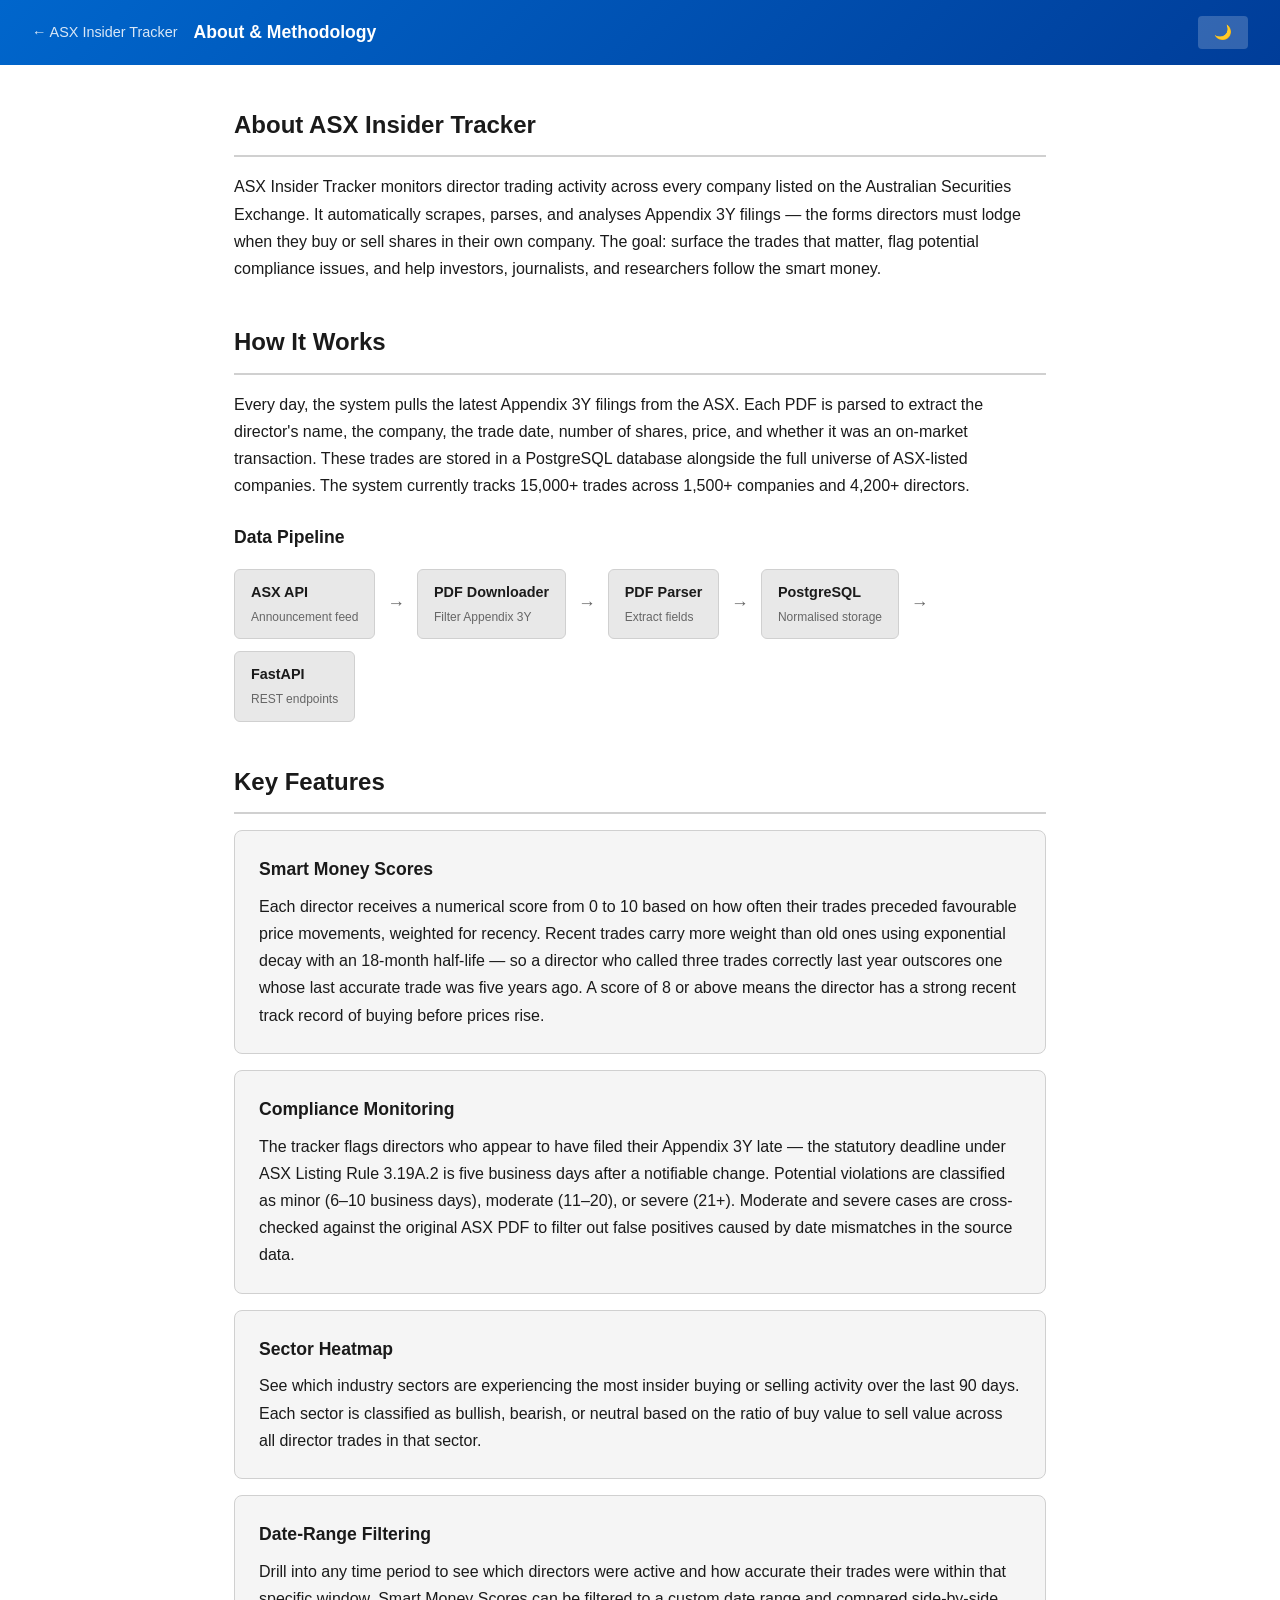
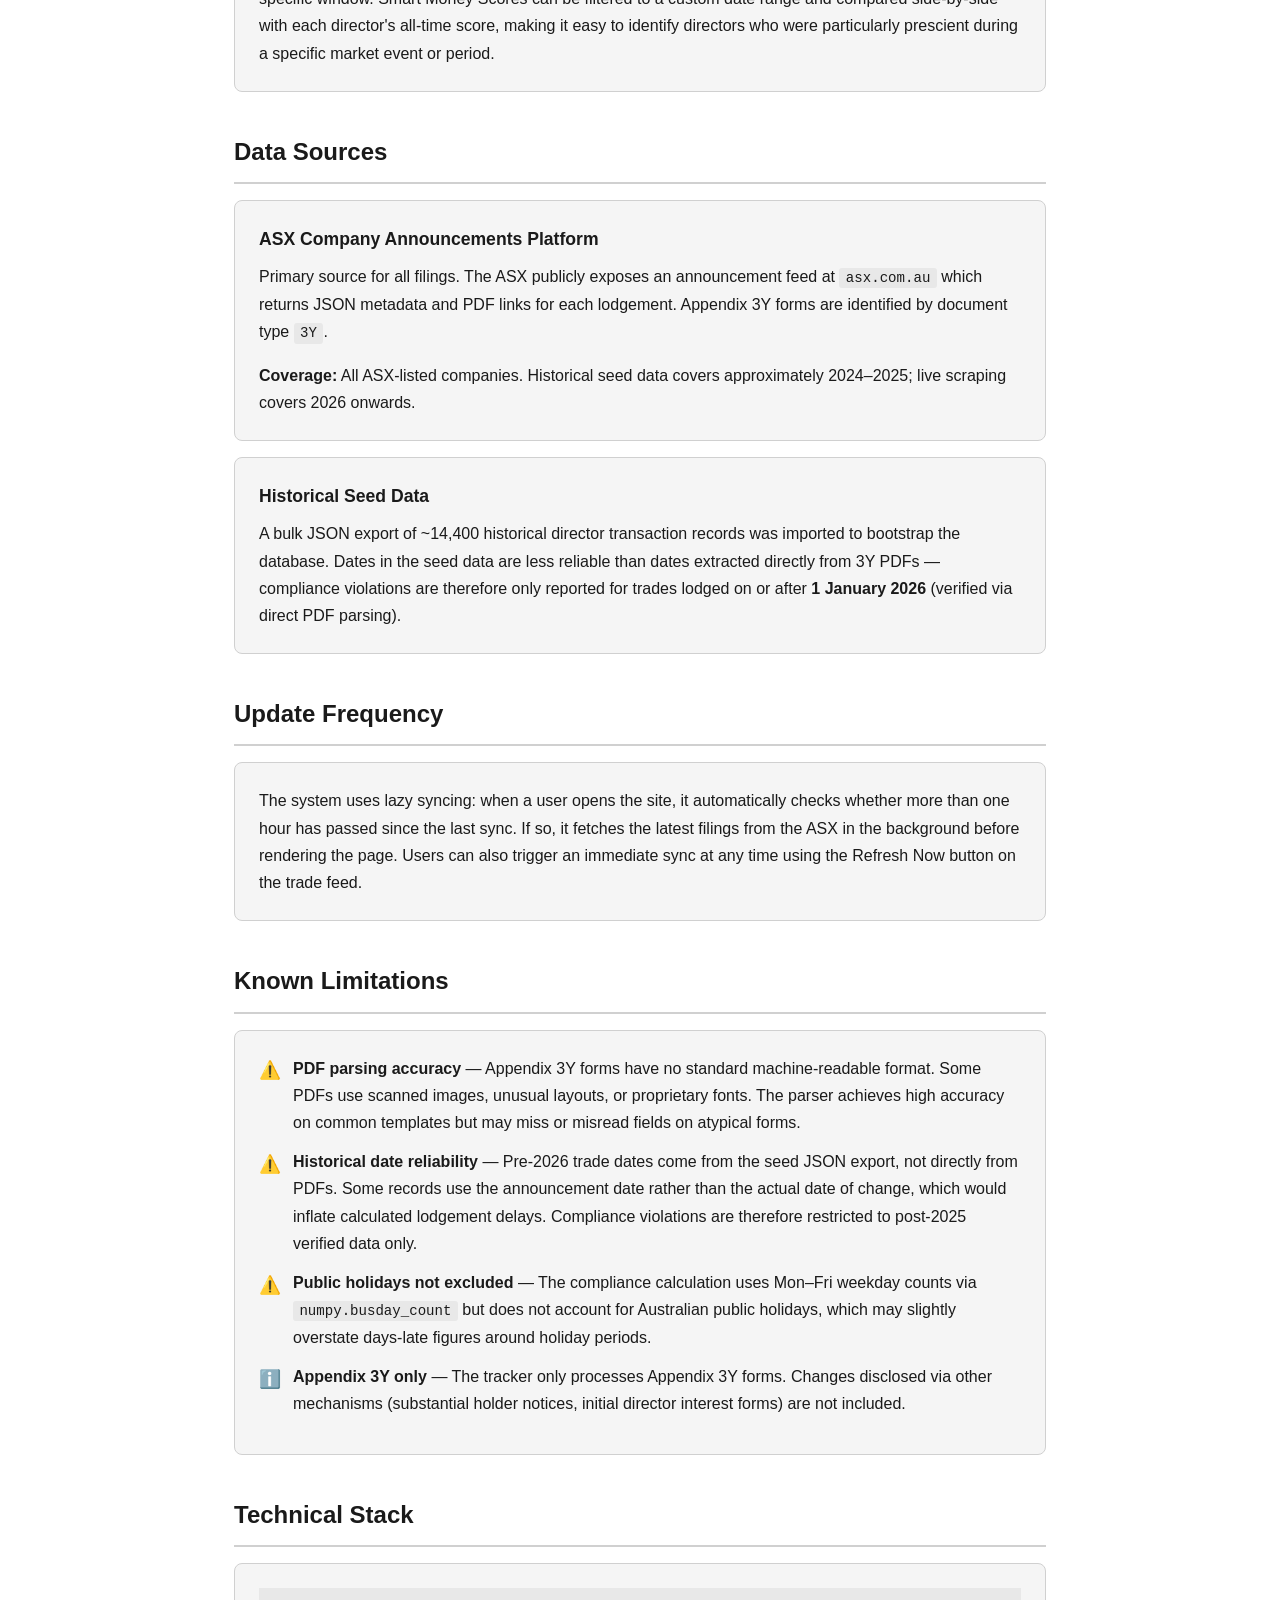
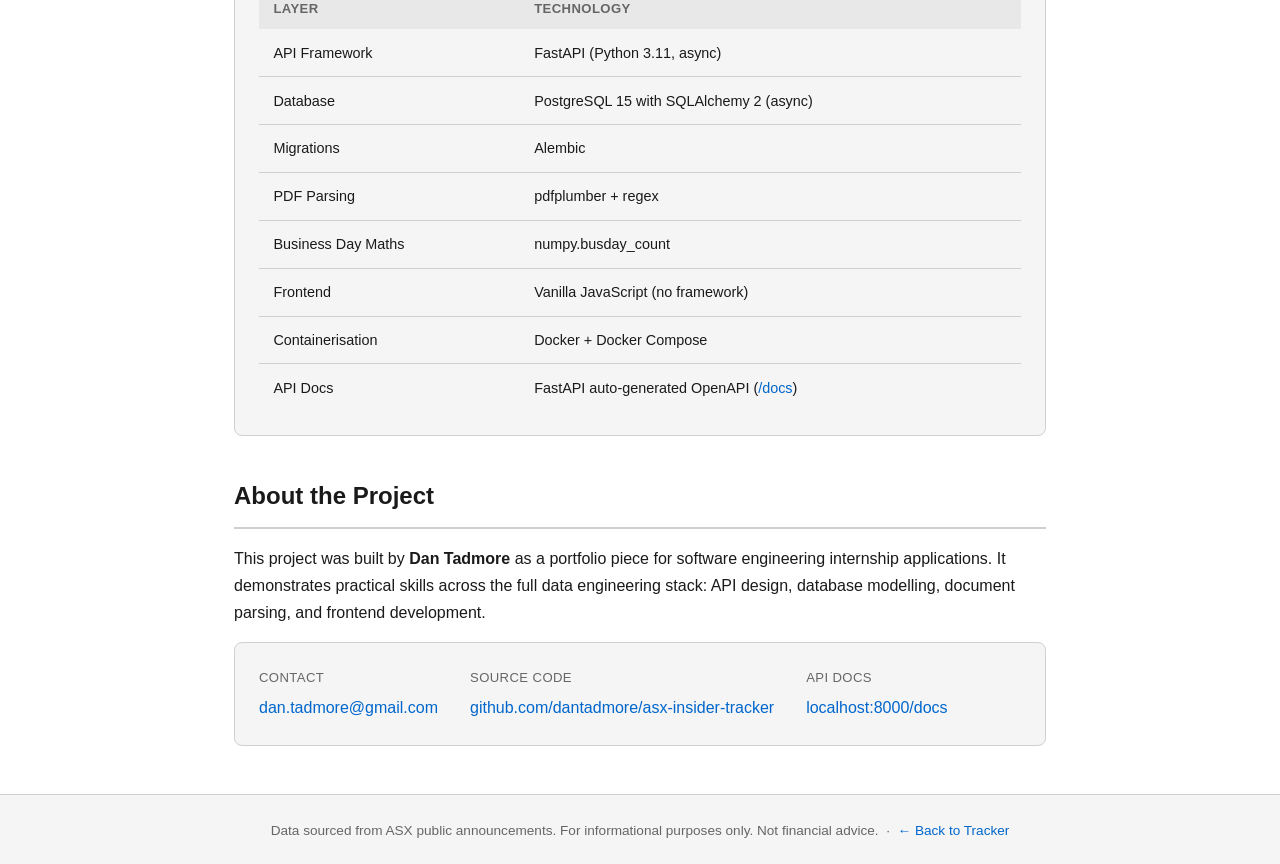
<file: backend/app/static/about.html>
<!DOCTYPE html>
<html lang="en">
<head>
    <meta charset="UTF-8">
    <meta name="viewport" content="width=device-width, initial-scale=1.0">
    <title>About — ASX Insider Tracker</title>
    <style>
        *{margin:0;padding:0;box-sizing:border-box}
        :root{--bg:#fff;--bg2:#f5f5f5;--bg3:#e8e8e8;--text:#1a1a1a;--text2:#666;--border:#d0d0d0;--accent:#0066cc;--accent2:#0052a3}
        body.dark{--bg:#1a1a1a;--bg2:#2d2d2d;--bg3:#3d3d3d;--text:#e8e8e8;--text2:#b0b0b0;--border:#444}
        body{font-family:-apple-system,BlinkMacSystemFont,'Segoe UI',Roboto,sans-serif;background:var(--bg);color:var(--text);line-height:1.7;transition:background .3s,color .3s}

        nav{background:linear-gradient(135deg,var(--accent),#003d99);color:#fff;padding:1rem 2rem;display:flex;justify-content:space-between;align-items:center}
        .nav-left{display:flex;align-items:center;gap:1rem}
        .back-link{color:rgba(255,255,255,.85);text-decoration:none;font-size:.9rem}
        .back-link:hover{color:#fff}
        .nav-title{font-size:1.1rem;font-weight:700}
        button{background:rgba(255,255,255,.2);color:#fff;border:none;padding:.5rem 1rem;border-radius:4px;cursor:pointer;font-size:.9rem;font-weight:600;transition:background .2s}
        button:hover{background:rgba(255,255,255,.3)}

        .container{max-width:860px;margin:2.5rem auto;padding:0 1.5rem}

        h2{font-size:1.5rem;font-weight:700;margin-bottom:1rem;padding-bottom:.6rem;border-bottom:2px solid var(--border);color:var(--text)}
        h3{font-size:1.1rem;font-weight:600;margin:1.5rem 0 .5rem;color:var(--text)}
        p{margin-bottom:1rem;color:var(--text)}
        ul,ol{margin:.5rem 0 1rem 1.5rem;color:var(--text)}
        li{margin-bottom:.35rem}
        a{color:var(--accent);text-decoration:none}
        a:hover{text-decoration:underline}

        .section{margin-bottom:2.5rem}

        .card{background:var(--bg2);border:1px solid var(--border);border-radius:8px;padding:1.5rem;margin-bottom:1rem}

        .badge{display:inline-block;padding:.2rem .7rem;border-radius:4px;font-size:.8rem;font-weight:600;margin-right:.4rem}
        .badge-green{background:rgba(40,167,69,.15);color:#28a745}
        .badge-yellow{background:rgba(255,193,7,.2);color:#856404}
        .badge-orange{background:rgba(255,128,0,.2);color:#a86a2e}
        .badge-red{background:rgba(220,53,69,.2);color:#dc3545}
        .badge-blue{background:rgba(0,102,204,.15);color:#0066cc}

        .pipeline{display:flex;flex-wrap:wrap;gap:.75rem;align-items:center;margin:1rem 0}
        .pipe-step{background:var(--bg3);border:1px solid var(--border);border-radius:6px;padding:.6rem 1rem;font-size:.9rem;font-weight:600;white-space:nowrap}
        .pipe-arrow{color:var(--text2);font-size:1.1rem}

        .limit-item{display:flex;gap:.75rem;align-items:flex-start;margin-bottom:.75rem}
        .limit-icon{font-size:1.1rem;flex-shrink:0;margin-top:.1rem}

        code{background:var(--bg3);padding:.15rem .4rem;border-radius:3px;font-family:'SF Mono',Menlo,Consolas,monospace;font-size:.88em}

        table.summary{width:100%;border-collapse:collapse;font-size:.9rem}
        table.summary th{background:var(--bg3);padding:.6rem .9rem;text-align:left;font-weight:600;color:var(--text2);font-size:.82rem;text-transform:uppercase;letter-spacing:.4px}
        table.summary td{padding:.7rem .9rem;border-bottom:1px solid var(--border)}
        table.summary tr:last-child td{border-bottom:none}

        footer{background:var(--bg2);border-top:1px solid var(--border);padding:1.5rem;margin-top:3rem;text-align:center;color:var(--text2);font-size:.85rem}
        footer a{color:var(--accent)}
    </style>
</head>
<body>
<nav>
    <div class="nav-left">
        <a class="back-link" href="/static/index.html">← ASX Insider Tracker</a>
        <span class="nav-title">About &amp; Methodology</span>
    </div>
    <button onclick="toggleDark()">🌙</button>
</nav>

<div class="container">

    <div class="section">
        <h2>About ASX Insider Tracker</h2>
        <p>
            ASX Insider Tracker monitors director trading activity across every company listed on the Australian
            Securities Exchange. It automatically scrapes, parses, and analyses Appendix 3Y filings — the forms
            directors must lodge when they buy or sell shares in their own company. The goal: surface the trades
            that matter, flag potential compliance issues, and help investors, journalists, and researchers follow
            the smart money.
        </p>
    </div>

    <div class="section">
        <h2>How It Works</h2>
        <p>
            Every day, the system pulls the latest Appendix 3Y filings from the ASX. Each PDF is parsed to extract
            the director's name, the company, the trade date, number of shares, price, and whether it was an
            on-market transaction. These trades are stored in a PostgreSQL database alongside the full universe of
            ASX-listed companies. The system currently tracks 15,000+ trades across 1,500+ companies and
            4,200+ directors.
        </p>

        <h3>Data Pipeline</h3>
        <div class="pipeline">
            <div class="pipe-step">ASX API<br><small style="font-weight:400;color:var(--text2)">Announcement feed</small></div>
            <div class="pipe-arrow">→</div>
            <div class="pipe-step">PDF Downloader<br><small style="font-weight:400;color:var(--text2)">Filter Appendix 3Y</small></div>
            <div class="pipe-arrow">→</div>
            <div class="pipe-step">PDF Parser<br><small style="font-weight:400;color:var(--text2)">Extract fields</small></div>
            <div class="pipe-arrow">→</div>
            <div class="pipe-step">PostgreSQL<br><small style="font-weight:400;color:var(--text2)">Normalised storage</small></div>
            <div class="pipe-arrow">→</div>
            <div class="pipe-step">FastAPI<br><small style="font-weight:400;color:var(--text2)">REST endpoints</small></div>
        </div>
    </div>

    <div class="section">
        <h2>Key Features</h2>

        <div class="card">
            <h3 style="margin-top:0">Smart Money Scores</h3>
            <p style="margin-bottom:0">
                Each director receives a numerical score from 0 to 10 based on how often their trades preceded
                favourable price movements, weighted for recency. Recent trades carry more weight than old ones
                using exponential decay with an 18-month half-life — so a director who called three trades correctly
                last year outscores one whose last accurate trade was five years ago. A score of 8 or above means
                the director has a strong recent track record of buying before prices rise.
            </p>
        </div>

        <div class="card">
            <h3 style="margin-top:0">Compliance Monitoring</h3>
            <p style="margin-bottom:0">
                The tracker flags directors who appear to have filed their Appendix 3Y late — the statutory
                deadline under ASX Listing Rule 3.19A.2 is five business days after a notifiable change. Potential
                violations are classified as minor (6–10 business days), moderate (11–20), or severe (21+).
                Moderate and severe cases are cross-checked against the original ASX PDF to filter out false
                positives caused by date mismatches in the source data.
            </p>
        </div>

        <div class="card">
            <h3 style="margin-top:0">Sector Heatmap</h3>
            <p style="margin-bottom:0">
                See which industry sectors are experiencing the most insider buying or selling activity over the
                last 90 days. Each sector is classified as bullish, bearish, or neutral based on the ratio of
                buy value to sell value across all director trades in that sector.
            </p>
        </div>

        <div class="card">
            <h3 style="margin-top:0">Date-Range Filtering</h3>
            <p style="margin-bottom:0">
                Drill into any time period to see which directors were active and how accurate their trades were
                within that specific window. Smart Money Scores can be filtered to a custom date range and compared
                side-by-side with each director's all-time score, making it easy to identify directors who were
                particularly prescient during a specific market event or period.
            </p>
        </div>
    </div>

    <div class="section">
        <h2>Data Sources</h2>
        <div class="card">
            <h3 style="margin-top:0">ASX Company Announcements Platform</h3>
            <p>
                Primary source for all filings. The ASX publicly exposes an announcement feed at
                <code>asx.com.au</code> which returns JSON metadata and PDF links for each lodgement.
                Appendix 3Y forms are identified by document type <code>3Y</code>.
            </p>
            <p style="margin-bottom:0">
                <strong>Coverage:</strong> All ASX-listed companies. Historical seed data covers
                approximately 2024–2025; live scraping covers 2026 onwards.
            </p>
        </div>
        <div class="card">
            <h3 style="margin-top:0">Historical Seed Data</h3>
            <p style="margin-bottom:0">
                A bulk JSON export of ~14,400 historical director transaction records was imported to bootstrap
                the database. Dates in the seed data are less reliable than dates extracted directly from 3Y PDFs —
                compliance violations are therefore only reported for trades lodged on or after
                <strong>1 January 2026</strong> (verified via direct PDF parsing).
            </p>
        </div>
    </div>

    <div class="section">
        <h2>Update Frequency</h2>
        <div class="card">
            <p style="margin-bottom:0">
                The system uses lazy syncing: when a user opens the site, it automatically checks whether more
                than one hour has passed since the last sync. If so, it fetches the latest filings from the ASX
                in the background before rendering the page. Users can also trigger an immediate sync at any time
                using the Refresh Now button on the trade feed.
            </p>
        </div>
    </div>

    <div class="section">
        <h2>Known Limitations</h2>
        <div class="card">
            <div class="limit-item">
                <div class="limit-icon">⚠️</div>
                <div>
                    <strong>PDF parsing accuracy</strong> — Appendix 3Y forms have no standard machine-readable
                    format. Some PDFs use scanned images, unusual layouts, or proprietary fonts. The parser
                    achieves high accuracy on common templates but may miss or misread fields on atypical forms.
                </div>
            </div>
            <div class="limit-item">
                <div class="limit-icon">⚠️</div>
                <div>
                    <strong>Historical date reliability</strong> — Pre-2026 trade dates come from the seed JSON
                    export, not directly from PDFs. Some records use the announcement date rather than the actual
                    date of change, which would inflate calculated lodgement delays. Compliance violations are
                    therefore restricted to post-2025 verified data only.
                </div>
            </div>
            <div class="limit-item">
                <div class="limit-icon">⚠️</div>
                <div>
                    <strong>Public holidays not excluded</strong> — The compliance calculation uses Mon–Fri
                    weekday counts via <code>numpy.busday_count</code> but does not account for Australian public
                    holidays, which may slightly overstate days-late figures around holiday periods.
                </div>
            </div>
            <div class="limit-item">
                <div class="limit-icon">ℹ️</div>
                <div>
                    <strong>Appendix 3Y only</strong> — The tracker only processes Appendix 3Y forms. Changes
                    disclosed via other mechanisms (substantial holder notices, initial director interest forms)
                    are not included.
                </div>
            </div>
        </div>
    </div>

    <div class="section">
        <h2>Technical Stack</h2>
        <div class="card">
            <table class="summary">
                <thead><tr><th>Layer</th><th>Technology</th></tr></thead>
                <tbody>
                    <tr><td>API Framework</td><td>FastAPI (Python 3.11, async)</td></tr>
                    <tr><td>Database</td><td>PostgreSQL 15 with SQLAlchemy 2 (async)</td></tr>
                    <tr><td>Migrations</td><td>Alembic</td></tr>
                    <tr><td>PDF Parsing</td><td>pdfplumber + regex</td></tr>
                    <tr><td>Business Day Maths</td><td>numpy.busday_count</td></tr>
                    <tr><td>Frontend</td><td>Vanilla JavaScript (no framework)</td></tr>
                    <tr><td>Containerisation</td><td>Docker + Docker Compose</td></tr>
                    <tr><td>API Docs</td><td>FastAPI auto-generated OpenAPI (<a href="/docs" target="_blank">/docs</a>)</td></tr>
                </tbody>
            </table>
        </div>
    </div>

    <div class="section">
        <h2>About the Project</h2>
        <p>
            This project was built by <strong>Dan Tadmore</strong> as a portfolio piece for software
            engineering internship applications. It demonstrates practical skills across the full
            data engineering stack: API design, database modelling, document parsing, and frontend
            development.
        </p>
        <div class="card" style="display:flex;gap:2rem;flex-wrap:wrap;align-items:center">
            <div>
                <div style="font-size:.82rem;color:var(--text2);text-transform:uppercase;letter-spacing:.4px;margin-bottom:.25rem">Contact</div>
                <a href="mailto:dan.tadmore@gmail.com">dan.tadmore@gmail.com</a>
            </div>
            <div>
                <div style="font-size:.82rem;color:var(--text2);text-transform:uppercase;letter-spacing:.4px;margin-bottom:.25rem">Source Code</div>
                <a href="https://github.com/dantadmore/asx-insider-tracker" target="_blank">github.com/dantadmore/asx-insider-tracker</a>
            </div>
            <div>
                <div style="font-size:.82rem;color:var(--text2);text-transform:uppercase;letter-spacing:.4px;margin-bottom:.25rem">API Docs</div>
                <a href="/docs" target="_blank">localhost:8000/docs</a>
            </div>
        </div>
    </div>

</div>

<footer>
    Data sourced from ASX public announcements. For informational purposes only. Not financial advice.
    &nbsp;·&nbsp; <a href="/static/index.html">← Back to Tracker</a>
</footer>

<script>
function toggleDark() {
    document.body.classList.toggle('dark');
    localStorage.setItem('darkMode', document.body.classList.contains('dark'));
}
if (localStorage.getItem('darkMode') === 'true') document.body.classList.add('dark');
</script>
</body>
</html>
</file>
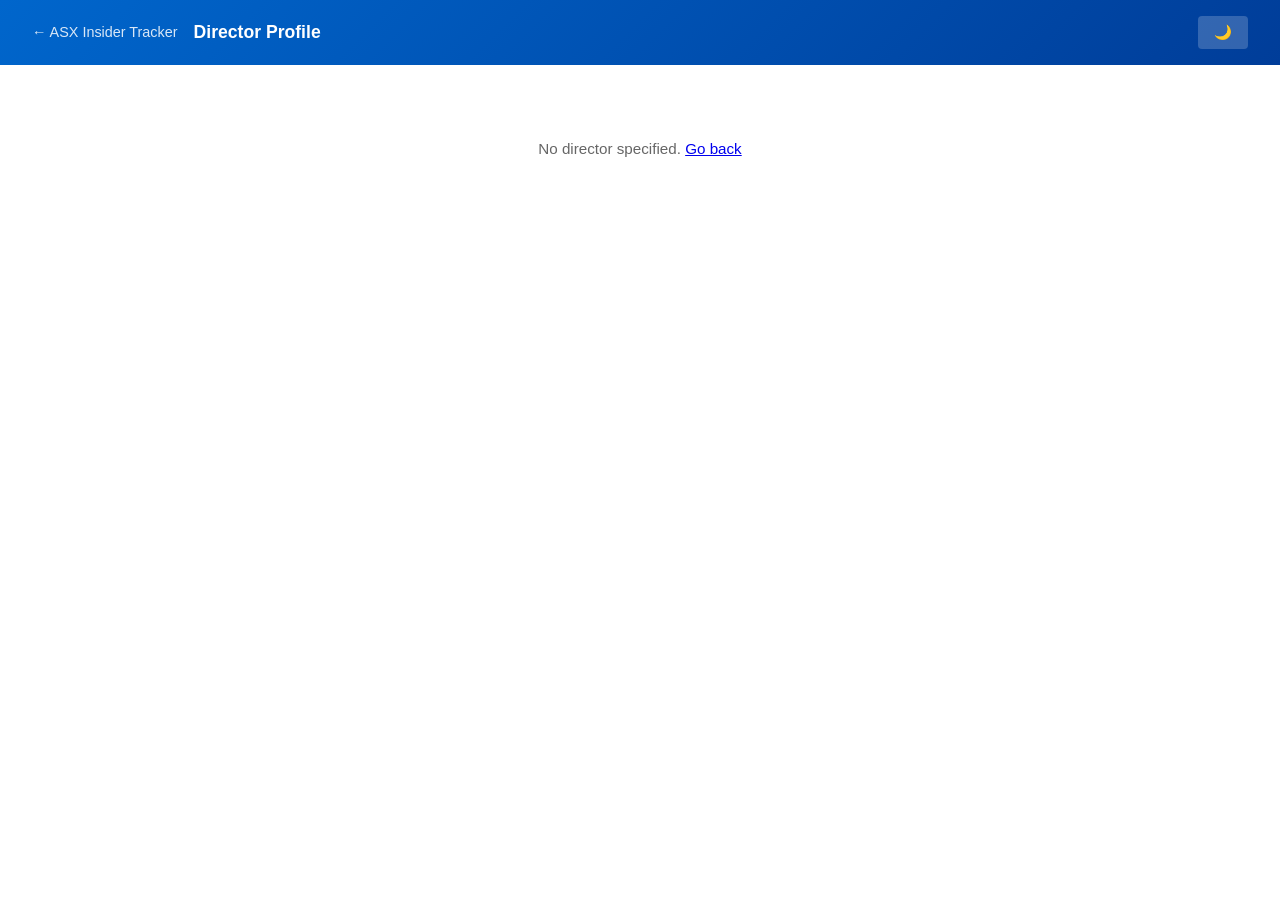
<file: backend/app/static/director.html>
<!DOCTYPE html>
<html lang="en">
<head>
    <meta charset="UTF-8">
    <meta name="viewport" content="width=device-width, initial-scale=1.0">
    <title>Director Profile — ASX Insider Tracker</title>
    <style>
        *{margin:0;padding:0;box-sizing:border-box}
        :root{--bg:#fff;--bg2:#f5f5f5;--bg3:#e8e8e8;--text:#1a1a1a;--text2:#666;--border:#d0d0d0;--accent:#0066cc;--accent2:#0052a3;--success:#28a745;--danger:#dc3545}
        body.dark{--bg:#1a1a1a;--bg2:#2d2d2d;--bg3:#3d3d3d;--text:#e8e8e8;--text2:#b0b0b0;--border:#444}
        body{font-family:-apple-system,BlinkMacSystemFont,'Segoe UI',Roboto,sans-serif;background:var(--bg);color:var(--text);line-height:1.6;transition:background .3s,color .3s}

        nav{background:linear-gradient(135deg,var(--accent),#003d99);color:#fff;padding:1rem 2rem;display:flex;justify-content:space-between;align-items:center}
        .nav-left{display:flex;align-items:center;gap:1rem}
        .nav-title{font-size:1.1rem;font-weight:700}
        .back-link{color:rgba(255,255,255,.85);text-decoration:none;font-size:.9rem;display:flex;align-items:center;gap:.4rem}
        .back-link:hover{color:#fff}
        button{background:var(--accent);color:#fff;border:none;padding:.5rem 1rem;border-radius:4px;cursor:pointer;font-size:.9rem;font-weight:600;transition:background .2s}
        button:hover{background:var(--accent2)}
        .btn-ghost{background:rgba(255,255,255,.2)}
        .btn-ghost:hover{background:rgba(255,255,255,.3)}

        .container{max-width:1300px;margin:2rem auto;padding:0 1rem}

        /* Hero */
        .hero{background:var(--bg2);border:1px solid var(--border);border-radius:8px;padding:2rem;margin-bottom:2rem;display:flex;justify-content:space-between;align-items:flex-start;flex-wrap:wrap;gap:1rem}
        .hero-main h1{font-size:2rem;font-weight:700}
        .hero-main .role-badge{display:inline-block;background:var(--bg3);color:var(--text2);padding:.2rem .8rem;border-radius:4px;font-size:.85rem;margin-bottom:.5rem}
        .hero-stats{display:flex;gap:2rem;flex-wrap:wrap}
        .hero-stat{text-align:center}
        .hero-stat .val{font-size:1.8rem;font-weight:700;color:var(--accent)}
        .hero-stat .lbl{font-size:.8rem;color:var(--text2);text-transform:uppercase;letter-spacing:.5px}

        /* Net position bar */
        .net-bar{background:var(--bg2);border:1px solid var(--border);border-radius:8px;padding:1.25rem;margin-bottom:2rem;display:flex;align-items:center;gap:2rem;flex-wrap:wrap}
        .net-item{display:flex;flex-direction:column;gap:.2rem}
        .net-item .lbl{font-size:.8rem;color:var(--text2);text-transform:uppercase;letter-spacing:.4px}
        .net-item .val{font-size:1.4rem;font-weight:700}
        .buy-col{color:#28a745}
        .sell-col{color:#dc3545}
        .net-col{color:var(--text)}
        .divider{width:1px;height:50px;background:var(--border)}

        /* Companies */
        .company-pills{display:flex;gap:.5rem;flex-wrap:wrap;margin-bottom:1.5rem}
        .company-pill{background:var(--bg2);border:1px solid var(--border);border-radius:20px;padding:.4rem 1rem;font-size:.85rem;font-weight:600;text-decoration:none;color:var(--accent);transition:background .15s}
        .company-pill:hover{background:var(--bg3)}
        .company-pill .count{color:var(--text2);font-weight:400;margin-left:.3rem}

        /* Section */
        .section{margin-bottom:2.5rem}
        .section-title{font-size:1.2rem;font-weight:600;margin-bottom:1rem;padding-bottom:.75rem;border-bottom:2px solid var(--border)}

        /* Table */
        .table-wrap{background:var(--bg2);border:1px solid var(--border);border-radius:8px;overflow:hidden}
        table{width:100%;border-collapse:collapse;font-size:.9rem}
        thead{background:var(--bg3);border-bottom:2px solid var(--border)}
        th{padding:.9rem 1rem;text-align:left;font-weight:600;color:var(--text2);white-space:nowrap;font-size:.85rem;text-transform:uppercase;letter-spacing:.4px}
        td{padding:.85rem 1rem;border-bottom:1px solid var(--border)}
        tbody tr:hover{background:var(--bg3)}
        tbody tr:last-child td{border-bottom:none}

        /* Badges */
        .type-badge{display:inline-block;padding:.25rem .55rem;border-radius:4px;font-size:.78rem;font-weight:600}
        .type-badge.buy{background:rgba(40,167,69,.15);color:#28a745}
        .type-badge.sell{background:rgba(220,53,69,.15);color:#dc3545}
        .type-badge.off{background:rgba(108,117,125,.15);color:#666}
        .severity{display:inline-block;padding:.25rem .55rem;border-radius:4px;font-size:.78rem;font-weight:600;text-transform:uppercase}
        .severity.minor{background:rgba(255,193,7,.2);color:#856404}
        .severity.moderate{background:rgba(255,128,0,.2);color:#a86a2e}
        .severity.severe{background:rgba(220,53,69,.2);color:#dc3545}

        .ticker-link{font-family:monospace;font-weight:600;color:var(--accent);text-decoration:none}
        .ticker-link:hover{text-decoration:underline}
        .text-right{text-align:right}
        .empty{text-align:center;padding:2.5rem;color:var(--text2);font-size:.95rem}

        @media(max-width:768px){.hero{flex-direction:column}.hero-stats{gap:1rem}.net-bar{gap:1rem}th,td{padding:.6rem .5rem;font-size:.8rem}}
    </style>
</head>
<body>
<nav>
    <div class="nav-left">
        <a class="back-link" href="/static/index.html">← ASX Insider Tracker</a>
        <span class="nav-title" id="navTitle">Director Profile</span>
    </div>
    <button class="btn-ghost" onclick="toggleDark()">🌙</button>
</nav>

<div class="container" id="app">
    <div class="empty">Loading…</div>
</div>

<script>
const directorId = new URLSearchParams(location.search).get('id') || '';
if (!directorId) {
    document.getElementById('app').innerHTML = '<div class="empty">No director specified. <a href="/static/index.html">Go back</a></div>';
}

function fmt(d) {
    if (!d) return '—';
    return new Date(d + 'T00:00:00').toLocaleDateString('en-AU', {day:'numeric',month:'short',year:'numeric'});
}
function fmtCcy(v) {
    if (v === null || v === undefined || v === '') return '—';
    const n = parseFloat(v);
    if (isNaN(n) || n === 0) return '—';
    if (n < 0.01) return '$' + n.toLocaleString('en-AU', {minimumFractionDigits:4,maximumFractionDigits:4});
    if (n < 1)    return '$' + n.toLocaleString('en-AU', {minimumFractionDigits:3,maximumFractionDigits:3});
    return '$' + n.toLocaleString('en-AU', {minimumFractionDigits:2,maximumFractionDigits:2});
}
function fmtNum(v) {
    if (v === null || v === undefined) return '—';
    return Math.abs(parseInt(v)).toLocaleString();
}
function fmtVal(qty, price) {
    if (!qty || !price) return '—';
    const v = Math.abs(qty) * Math.abs(price);
    if (v === 0) return '—';
    return '$' + v.toLocaleString('en-AU', {minimumFractionDigits:2,maximumFractionDigits:2});
}
function typeLabel(t) {
    return {on_market_buy:'Buy',on_market_sell:'Sell',off_market:'Off-Market',exercise_options:'Options',other:'Other'}[t] || t;
}
function typeCls(t) {
    if (t.includes('buy')) return 'buy';
    if (t.includes('sell')) return 'sell';
    return 'off';
}

async function load() {
    const res = await fetch(`/api/director/${encodeURIComponent(directorId)}`);
    if (!res.ok) {
        document.getElementById('app').innerHTML = '<div class="empty">Director not found. <a href="/static/index.html">Go back</a></div>';
        return;
    }
    const d = await res.json();
    document.title = `${d.full_name} — ASX Insider Tracker`;
    document.getElementById('navTitle').textContent = d.full_name;

    const net = d.total_buy_value - d.total_sell_value;
    const netLabel = net >= 0 ? `+${fmtCcy(net)}` : fmtCcy(net);
    const netCls = net >= 0 ? 'buy-col' : 'sell-col';
    const compliance_ok = d.violations.length === 0;

    document.getElementById('app').innerHTML = `
        <!-- Hero -->
        <div class="hero">
            <div class="hero-main">
                <div class="role-badge">ASX Director</div>
                <h1>${d.full_name}</h1>
            </div>
            <div class="hero-stats">
                <div class="hero-stat"><div class="val">${d.trades.length}</div><div class="lbl">Trades</div></div>
                <div class="hero-stat"><div class="val">${d.companies.length}</div><div class="lbl">Companies</div></div>
                <div class="hero-stat"><div class="val" style="color:${compliance_ok?'#28a745':'#dc3545'}">${d.violations.length}</div><div class="lbl">Violations</div></div>
            </div>
        </div>

        <!-- Net position -->
        <div class="net-bar">
            <div class="net-item">
                <span class="lbl">Total Buy Value</span>
                <span class="val buy-col">▲ ${fmtCcy(d.total_buy_value)}</span>
            </div>
            <div class="divider"></div>
            <div class="net-item">
                <span class="lbl">Total Sell Value</span>
                <span class="val sell-col">▼ ${fmtCcy(d.total_sell_value)}</span>
            </div>
            <div class="divider"></div>
            <div class="net-item">
                <span class="lbl">Net Position</span>
                <span class="val ${netCls}">${netLabel}</span>
            </div>
        </div>

        <!-- Companies -->
        <div class="section">
            <div class="section-title">Companies (${d.companies.length})</div>
            <div class="company-pills">
                ${d.companies.map(c => `
                    <a class="company-pill" href="/static/company.html?ticker=${c.ticker}">
                        ${c.ticker}<span class="count">${c.trade_count}</span>
                    </a>
                `).join('')}
            </div>
        </div>

        <!-- Trades -->
        <div class="section">
            <div class="section-title">All Trades (${d.trades.length})</div>
            ${d.trades.length === 0 ? '<div class="empty">No trades on record</div>' : `
            <div class="table-wrap">
                <table>
                    <thead><tr>
                        <th>Date</th><th>Company</th><th>Type</th>
                        <th class="text-right">Quantity</th><th class="text-right">Price</th>
                        <th class="text-right">Value</th>
                    </tr></thead>
                    <tbody>
                        ${d.trades.map(t => `
                            <tr>
                                <td>${fmt(t.date_of_trade)}</td>
                                <td><a class="ticker-link" href="/static/company.html?ticker=${t.ticker}">${t.ticker}</a> <span style="color:var(--text2);font-size:.85rem">${t.company_name}</span></td>
                                <td><span class="type-badge ${typeCls(t.trade_type)}">${typeLabel(t.trade_type)}</span></td>
                                <td class="text-right">${fmtNum(t.quantity)}</td>
                                <td class="text-right">${fmtCcy(t.price_per_share)}</td>
                                <td class="text-right">${fmtVal(t.quantity, t.price_per_share)}</td>
                            </tr>
                        `).join('')}
                    </tbody>
                </table>
            </div>`}
        </div>

        <!-- Compliance -->
        <div class="section">
            <div class="section-title">Compliance Record (${d.violations.length} violation${d.violations.length !== 1 ? 's' : ''})</div>
            ${d.violations.length === 0
                ? '<div class="empty" style="background:var(--bg2);border:1px solid var(--border);border-radius:8px">✅ No verified violations on record</div>'
                : `<div class="table-wrap"><table>
                    <thead><tr>
                        <th>Trade Date</th><th>Lodged Date</th><th>Company</th>
                        <th class="text-right">Days Late</th><th>Severity</th>
                    </tr></thead>
                    <tbody>
                        ${d.violations.map(v => `
                            <tr>
                                <td>${fmt(v.date_of_trade)}</td>
                                <td>${fmt(v.date_lodged)}</td>
                                <td><a class="ticker-link" href="/static/company.html?ticker=${v.ticker}">${v.ticker}</a></td>
                                <td class="text-right"><strong>${v.days_late}</strong></td>
                                <td><span class="severity ${v.severity}">${v.severity}</span></td>
                            </tr>
                        `).join('')}
                    </tbody>
                </table></div>`
            }
        </div>
    `;
}

function toggleDark() {
    document.body.classList.toggle('dark');
    localStorage.setItem('darkMode', document.body.classList.contains('dark'));
}
if (localStorage.getItem('darkMode') === 'true') document.body.classList.add('dark');

if (directorId) load();
</script>
</body>
</html>
</file>
